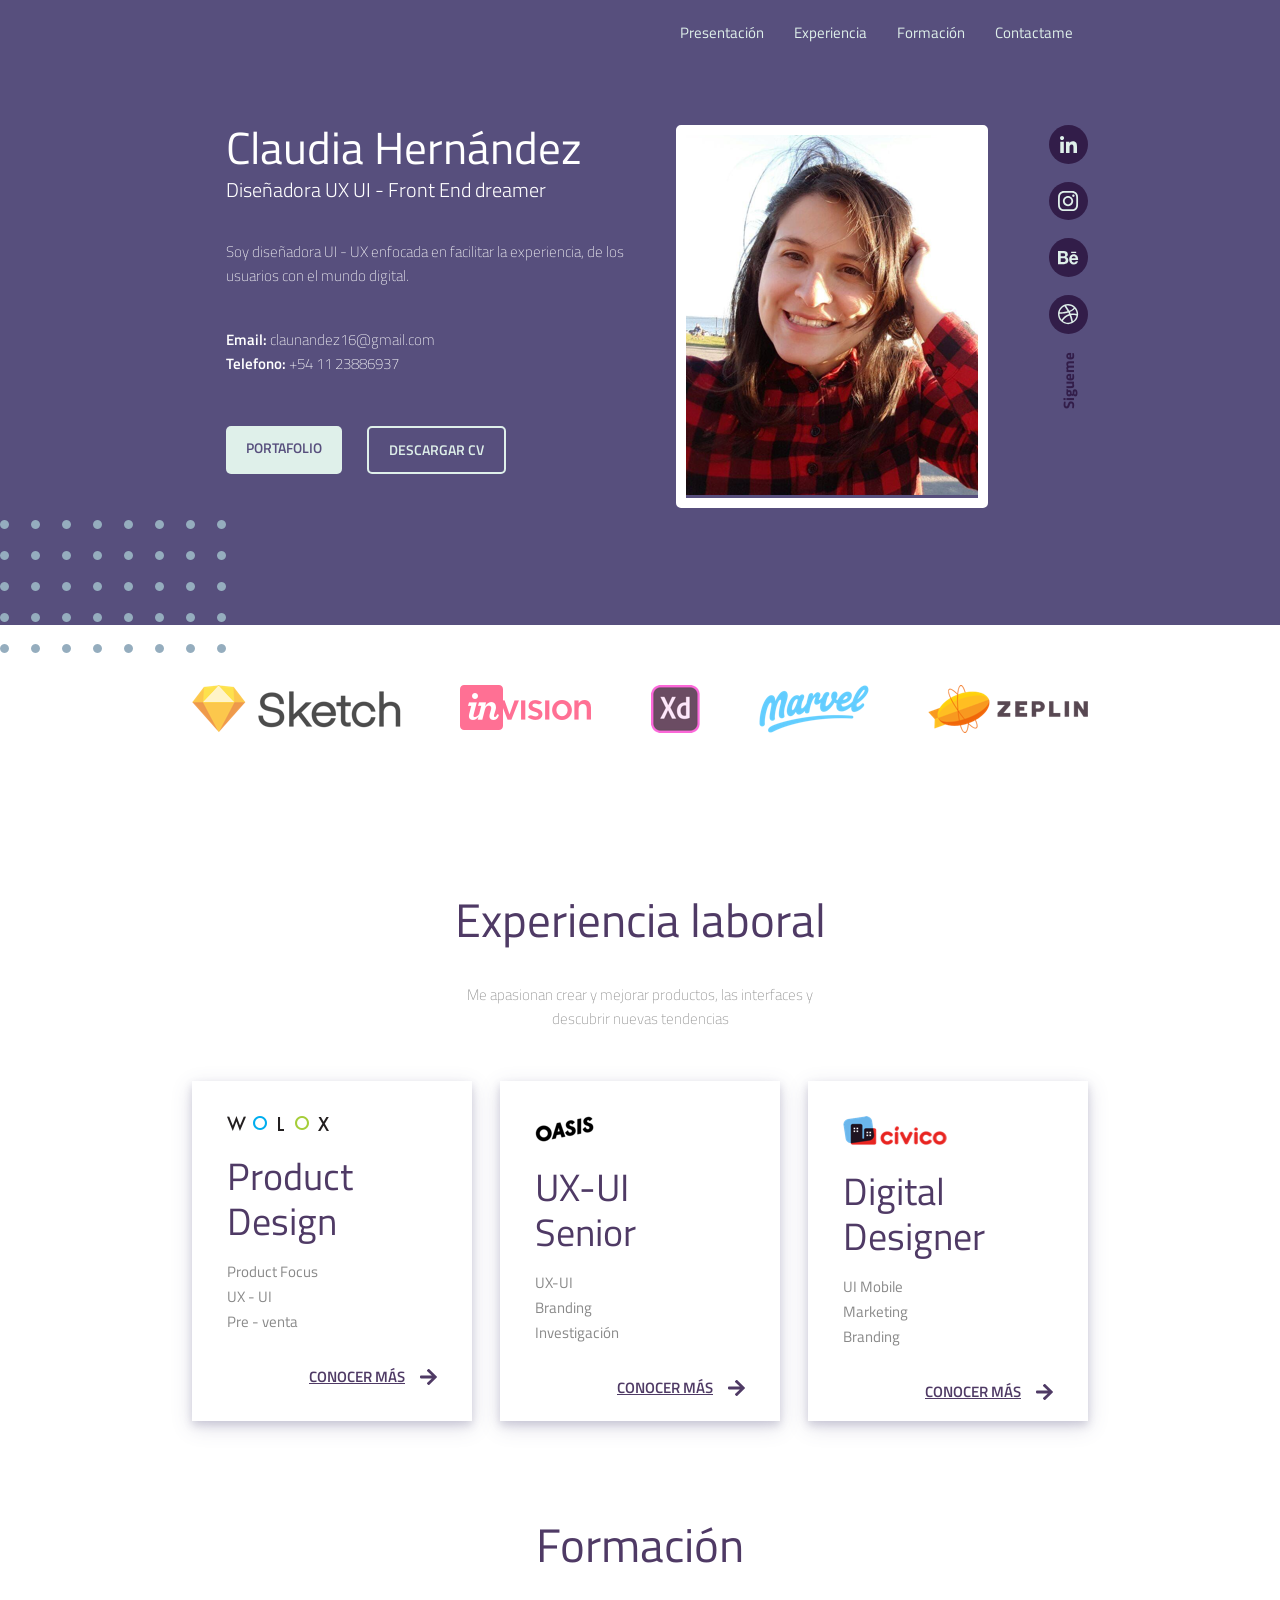
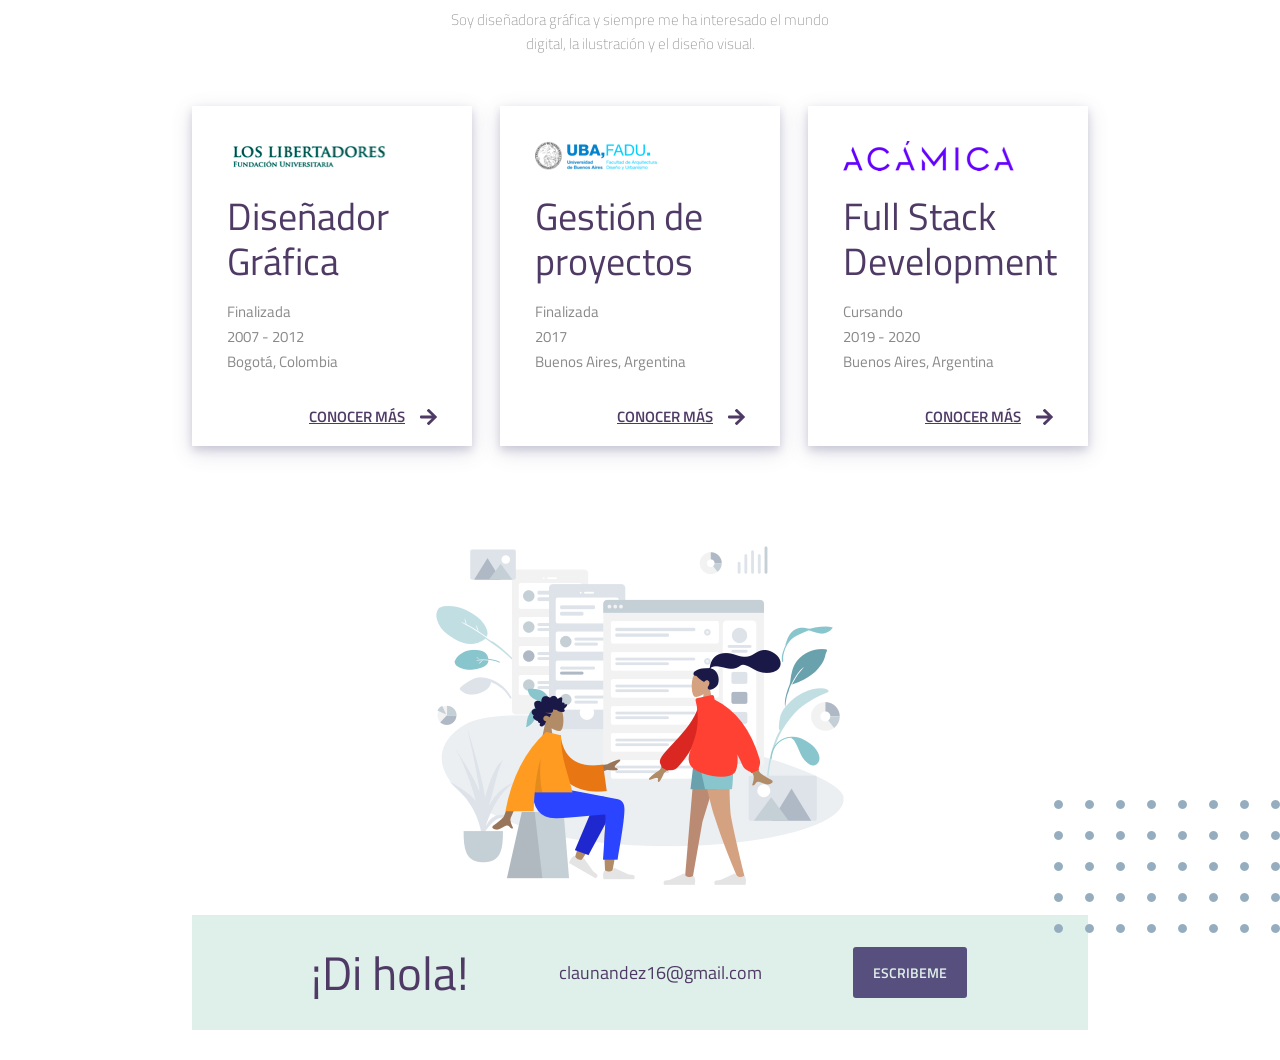
<file: index.html>
<!DOCTYPE html>
<html lang="en">

<head>
    <meta charset="UTF-8">
    <meta name="viewport" content="width=device-width, initial-scale=1.0">
    <meta http-equiv="X-UA-Compatible" content="ie=edge">
    <link href="./css/reset.css" rel="stylesheet">
    <link href="./css/styles.css" rel="stylesheet">
    <link href="https://fonts.googleapis.com/css?family=Titillium+Web:200,300,400,600,700,900&display=swap" rel="stylesheet">
    <title>CV</title>
</head>

<body>
    <img class="dots_1" src="images/dots_pattern.png">
    <img class="dots_2" src="images/dots_pattern.png">
    <nav>
        <ol>
            <li><a href="#presentation">Presentación</a></li>
            <li><a href="#experiencia" title="experiencia">Experiencia</a></li>
            <li><a href="#formacion">Formación</a></li>
            <li><a href="#contacto">Contactame</a></li>
        </ol>
    </nav>
    <!--Módulo inicial-->
    <div class="container_first">
        <div id="presentation">
            <article>
                <div class="general_info">
                    <h1>Claudia Hernández</h1>
                    <h2>Diseñadora UX UI - Front End dreamer</h2>
                    <p>Soy diseñadora UI - UX enfocada en facilitar la experiencia, de los usuarios con el mundo digital.</p>
                    <p><span>Email: </span>claunandez16@gmail.com <br><span>Telefono: </span> +54 11 23886937</p>
                    <div class="main_buttons">
                        <a class="b_primary" href="https://www.behance.net/clodette" target="_blank">Portafolio</a>
                        <a class="b_secondary" href="https://drive.google.com/file/d/1eKxVypLVcH1aI11pEOpkawXvYsY9GJwi/view?usp=sharing" target="_blank"> DESCARGAR CV</a>
                    </div>
                </div>
                <div class="photo">
                    <img src="images/photo.png">
                </div>
            </article>
            <aside>
                <ul>
                    <li>
                        <a href="https://www.linkedin.com/in/clodette/" target="_blank"><img src="images/linkedin.svg" alt="linkedin"></a>
                    </li>
                    <li>
                        <a href="https://www.instagram.com/clodetteh/" target="_blank"><img src="images/instagram.svg" alt="instagram"></a>
                    </li>
                    <li>
                        <a href="https://www.behance.net/clodette" target="_blank"><img src="images/behance.svg" alt="behance"></a>
                    </li>
                    <li>
                        <a href="https://dribbble.com/clodette" target="_blank"><img src="images/dribbble.svg" alt="linkedin"></a>
                    </li>
                </ul>
                <div class="texto_vertical">Sigueme</div>
            </aside>
        </div>
    </div>
    <div class="container">
        <!--Logos-->
        <div class="logos">
            <ol>
                <li><img src="images/sketch.png" alt="sketch"></li>
                <li><img src="images/invision_logo.png" alt="invision"></li>
                <li><img src="images/adobe_xd_logo.png" alt="adobe_xd"></li>
                <li><img src="images/marvel_logo.png" alt="marvel"></li>
                <li><img src="images/zeplin_logo.png" alt="zeplin"></li>
            </ol>
        </div>
        <!--Experiencia laboral-->
        <div>
            <div id="experiencia" class="centrar">
                <h3 class="title">Experiencia laboral</h3>
                <p class="gray">Me apasionan crear y mejorar productos, las interfaces y descubrir nuevas tendencias</p>
            </div>
            <div class="boxes">
                <div class="box">
                    <img src="images/img-logo-wolox-color-93cbcc9f2c.png" alt="wolox_logo">
                    <h4>Product Design</h4>
                    <ul class="gray">
                        <li>Product Focus</li>
                        <li>UX - UI</li>
                        <li>Pre - venta</li>
                    </ul>
                    <div class="cta_link">
                        <div class="style_link"><a href="https://www.wolox.com.ar/" target="_blank">Conocer más</a></div>
                        <div><img src="images/arrow-right.svg" alt="arrow"></div>
                    </div>
                </div>
                <div class="box">
                    <img src="images/logo_oasis.png" alt="oasis_logo">
                    <h4>UX-UI Senior</h4>
                    <ul class="gray">
                        <li>UX-UI</li>
                        <li>Branding</li>
                        <li>Investigación</li>
                    </ul>
                    <div class="cta_link">
                        <div class="style_link"><a href="https://www.oasiscollections.com/" target="_blank">Conocer más</a></div>
                        <div><img src="images/arrow-right.svg" alt="arrow"></div>
                    </div>
                </div>
                <div class="box">
                    <img src="images/civico_logo.png" alt="civico_logo">
                    <h4>Digital Designer</h4>
                    <ul class="gray">
                        <li>UI Mobile</li>
                        <li>Marketing</li>
                        <li>Branding</li>
                    </ul>
                    <div class="cta_link">
                        <div class="style_link"><a href="https://www.civico.com" target="_blank">Conocer más</a></div>
                        <div><img src="images/arrow-right.svg" alt="arrow"></div>
                    </div>
                </div>
            </div>
        </div>
        <!--Formación-->
        <div id="formacion">
            <div class="centrar">
                <h3 class="title">Formación</h3>
                <p class="gray">Soy diseñadora gráfica y siempre me ha interesado el mundo digital, la ilustración y el diseño visual.</p>
            </div>
            <div class="boxes">
                <div class="box">
                    <img src="images/logo_los_libertadores.png" alt="logo_los_libertadores">
                    <h4>Diseñador Gráfica</h4>
                    <ul class="gray">
                        <li>Finalizada</li>
                        <li>2007 - 2012</li>
                        <li>Bogotá, Colombia</li>
                    </ul>
                    <div class="cta_link">
                        <div class="style_link"><a href="https://www.ulibertadores.edu.co/" target="_blank">Conocer más</a></div>
                        <div><img src="images/arrow-right.svg" alt="arrow"></div>
                    </div>
                </div>
                <div class="box">
                    <img src="images/logo_fadu.png" alt="fadu_logo">
                    <h4>Gestión de proyectos</h4>
                    <ul class="gray">
                        <li>Finalizada</li>
                        <li>2017</li>
                        <li>Buenos Aires, Argentina</li>
                    </ul>
                    <div class="cta_link">
                        <div class="style_link"><a href="http://www.fadu.uba.ar/post/1416-162-de-carrera-de-especializacin-en-gestin-estratgica-de-diseo-ged" target="_blank">Conocer más</a></div>
                        <div><img src="images/arrow-right.svg" alt="arrow"></div>
                    </div>
                </div>
                <div class="box">
                    <img src="images/logo_acamica.png" alt="acamica_logo">
                    <h4>Full Stack Development</h4>
                    <ul class="gray">
                        <li>Cursando</li>
                        <li>2019 - 2020</li>
                        <li>Buenos Aires, Argentina</li>
                    </ul>
                    <div class="cta_link">
                        <div class="style_link"><a href="https://www.acamica.com/desarrollo-web-full-stack" target="_blank">Conocer más</a></div>
                        <div><img src="images/arrow-right.svg" alt="arrow"></div>
                    </div>
                </div>
            </div>
        </div>
        <!--Footer-->
        <footer id="contacto">
            <div class="illustration title">
                <img class="centrar" src="images/ilustration.png" alt="illustration">
            </div>
            <div class="contact">
                <h3>¡Di hola!</h3>
                <div>claunandez16@gmail.com</div>
                <button class="b_secondary" name="button"><a href="mailto:claunandez16@gmail.com" target="_blank">Escribeme</a></button>
            </div>
        </footer>
    </div>
</body>

</html>
</file>
<file: css/styles.css>
.container {
    padding: 0 15%;
}

.container_first {
    background-color: #574F7D;
    padding: 0 15%;
}

#presentation {
    height: 500px;
    padding-top: 125px;
}

nav {
    background-color: #574F7D;
    position: fixed;
    width: 100%;
    z-index: 100;
}

ol {
    display: flex;
    flex-direction: row;
}

nav ol {
    justify-content: flex-end;
    right: 15%;
    position: relative;
    padding: 15px 0;
}

nav li {
    font-size: 15px;
    font-family: 'Titillium Web', sans-serif;
    font-weight: 500;
    color: #DFF0EA;
    padding: 10px 15px;
}

nav li:hover,
nav li a:active {
    background-color: #4F3A65;
    color: #ffffff;
}

article {
    display: flex;
    justify-content: space-between;
    float: left;
}

h1 {
    font-family: 'Titillium Web', sans-serif;
    font-size: 45px;
    color: #ffffff;
}

h2 {
    font-family: 'Titillium Web', sans-serif;
    font-size: 20px;
    color: #ffffff;
    font-weight: 300;
    margin-top: 10px;
}

p {
    padding-top: 40px;
    width: 400px;
    line-height: 24px;
    font-family: 'Titillium Web', sans-serif;
    font-size: 15px;
    font-weight: 200;
    margin: 0 auto;
}

.general_info p {
    color: #ffffff;
}

span {
    font-weight: 600;
}

.photo {
    display: inline-block;
    border-radius: 5px;
    border: 10px solid #fff;
    margin-left: 50px;
}

.main_buttons {
    margin-top: 50px;
    display: flex;
    justify-content: space-between;
    width: 280px;
}

.b_primary {
    padding: 15px 20px;
    border-radius: 5px;
    font-family: 'Titillium Web', sans-serif;
    background-color: #DFF0EA;
    color: #574F7D;
    font-weight: 600;
    text-transform: uppercase;
    font-size: 14px;
}

.b_primary:hover {
    background-color: #574F7D;
    border: 2px solid #DFF0EA;
    color: #DFF0EA;
}

.b_secondary {
    padding: 15px 20px;
    border-radius: 5px;
    border: 2px solid #DFF0EA;
    font-family: 'Titillium Web', sans-serif;
    color: #DFF0EA;
    font-weight: 600;
    text-transform: uppercase;
    font-size: 14px;
    background-color: #574F7D;
}

.b_secondary:hover {
    background-color: #DFF0EA;
    color: #574F7D;
    border: 2px solid #574F7D;
}

aside {
    float: right;
}

aside li {
    margin-bottom: 15px;
}

.texto_vertical {
    writing-mode: vertical-lr;
    transform: rotate(180deg);
    color: #321D49;
    font-family: 'Titillium Web', sans-serif;
    font-size: 15px;
    font-weight: 700;
    margin: 0 auto;
}

.logos ol {
    padding: 60px 0;
    justify-content: space-between;
}

.centrar {
    position: relative;
    text-align: center;
}

h3 {
    font-family: 'Titillium Web', sans-serif;
    font-size: 47px;
    color: #4F3A65;
}

.title {
    padding-top: 100px;
}

.boxes {
    padding-top: 50px;
    display: flex;
    justify-content: space-between;
}

.box {
    width: 280px;
    height: 340px;
    box-shadow: 0 4px 8px 0 rgba(87, 79, 125, 0.2), 0 6px 20px 0 rgba(87, 79, 125, 0.2);
    padding: 35px;
    box-sizing: border-box;
}

h4 {
    font-family: 'Titillium Web', sans-serif;
    font-size: 38px;
    width: 200px;
    color: #4F3A65;
    margin: 20px 0;
    line-height: 45px;
}

.box ul li {
    font-family: 'Titillium Web', sans-serif;
    font-size: 15px;
    padding-bottom: 10px;
}

.cta_link {
    display: flex;
    margin-top: 30px;
    justify-content: flex-end;
}

.style_link {
    font-family: 'Titillium Web', sans-serif;
    font-size: 15px;
    font-weight: 600;
    padding-right: 15px;
    text-transform: uppercase;
    text-decoration: underline;
    color: #4F3A65;
}

.style_link:hover {
    color: #95ADBE;
}

.gray {
    color: #898989;
}

.contact {
    display: flex;
    justify-content: space-evenly;
    align-items: center;
    padding: 30px;
    background-color: #DFF0EA;
    margin: 30px 0;
}

.contact div {
    font-family: 'Titillium Web', sans-serif;
    font-size: 18px;
    color: #4F3A65;
}

.dots_1 {
    position: relative;
    top: 520px;
    float: left;
}

.dots_2 {
    position: absolute;
    top: 2400px;
    right: 0px;
}

.illustration {
    display: flex;
    justify-content: center;
}
</file>
